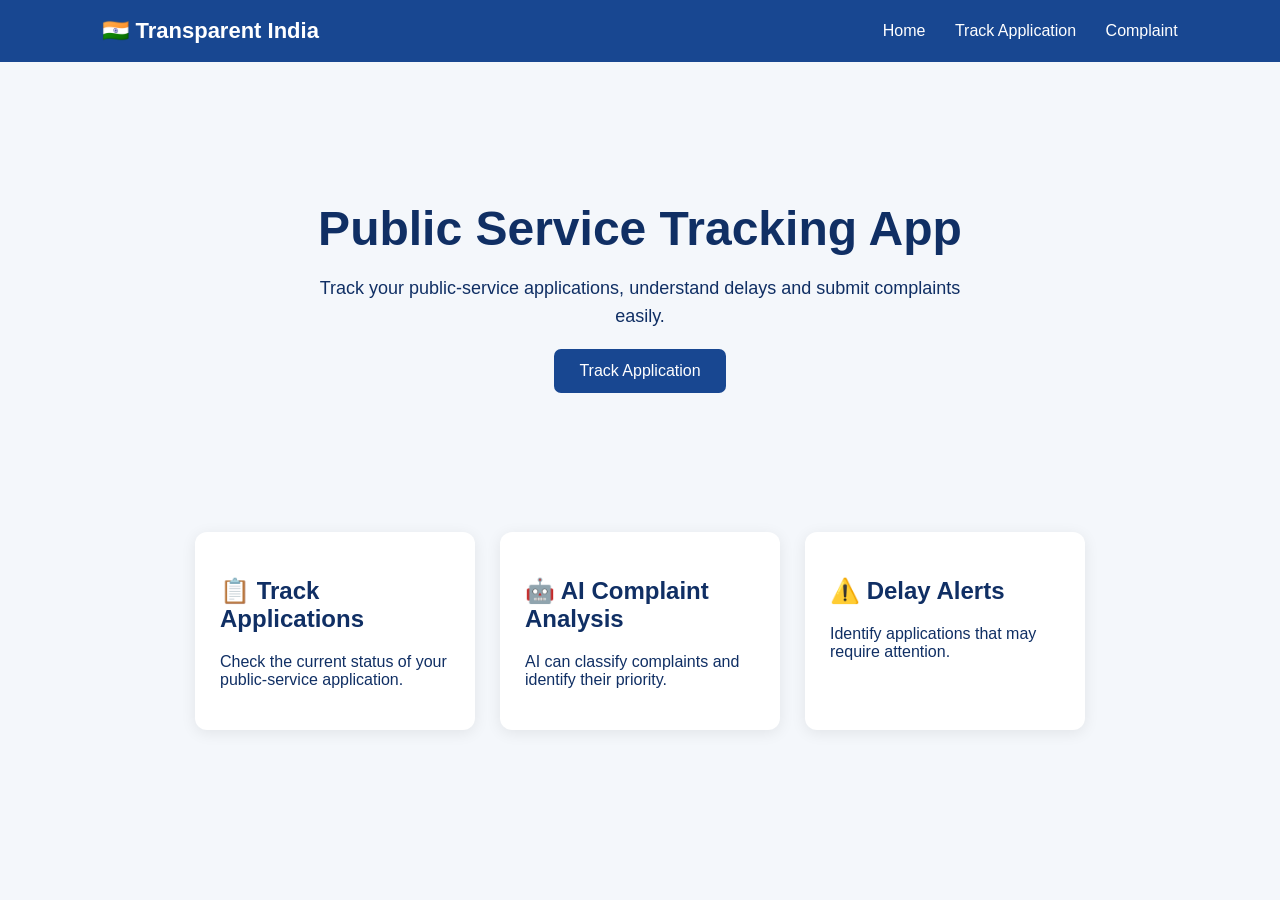
<file: frontend/index.html>
<!DOCTYPE html>
<html>

<head>

    <title>Transparent India</title>

    <link rel="stylesheet" href="style.css">

</head>

<body>

<header>

    <div class="logo">
        🇮🇳 Transparent India
    </div>

    <nav>
        <a href="index.html">Home</a>
        <a href="dashboard.html">Track Application</a>
        <a href="complaint.html">Complaint</a>
    </nav>

</header>


<section class="hero">

    <div>

        <h1>
            Public Service Tracking App
        </h1>

        <p>
            Track your public-service applications,
            understand delays and submit complaints
            easily.
        </p>

        <a href="dashboard.html">

            <button>
                Track Application
            </button>

        </a>

    </div>

</section>


<section class="features">

    <div class="card">

        <h2>📋 Track Applications</h2>

        <p>
            Check the current status of your
            public-service application.
        </p>

    </div>


    <div class="card">

        <h2>🤖 AI Complaint Analysis</h2>

        <p>
            AI can classify complaints and
            identify their priority.
        </p>

    </div>


    <div class="card">

        <h2>⚠️ Delay Alerts</h2>

        <p>
            Identify applications that may
            require attention.
        </p>

    </div>

</section>

</body>

</html>
</file>
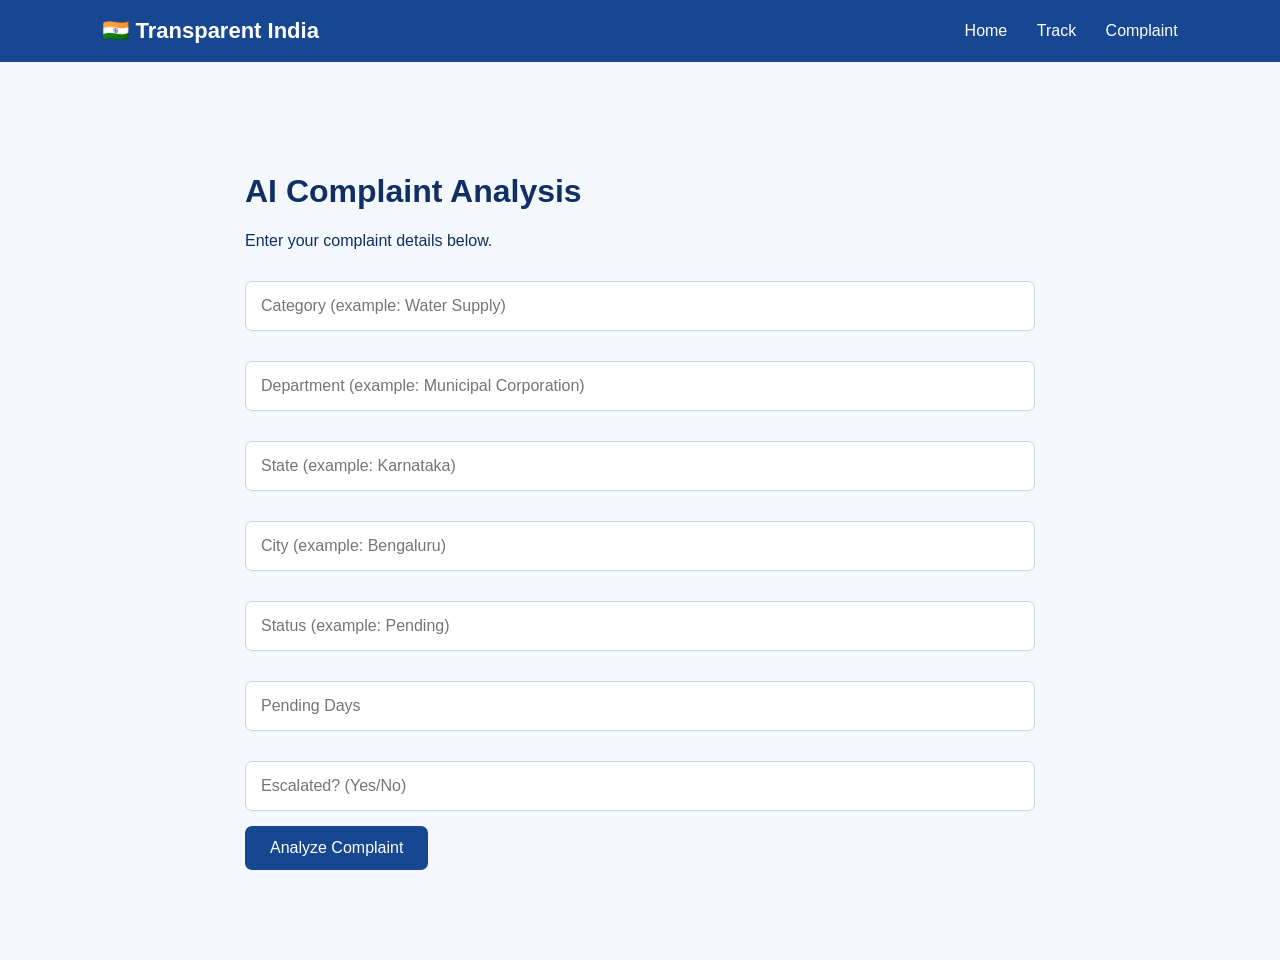
<file: frontend/complaint.html>
<!DOCTYPE html>

<html>

<head>

    <title>Submit Complaint</title>

    <link rel="stylesheet" href="style.css">

</head>

<body>

<header>

    <div class="logo">
        🇮🇳 Transparent India
    </div>

    <nav>

        <a href="index.html">Home</a>

        <a href="dashboard.html">Track</a>

        <a href="complaint.html">Complaint</a>

    </nav>

</header>


<div class="container">

    <h1>AI Complaint Analysis</h1>

    <p>Enter your complaint details below.</p>


    <input
        id="category"
        placeholder="Category (example: Water Supply)"
    >

    <input
        id="department"
        placeholder="Department (example: Municipal Corporation)"
    >

    <input
        id="state"
        placeholder="State (example: Karnataka)"
    >

    <input
        id="city"
        placeholder="City (example: Bengaluru)"
    >

    <input
        id="status"
        placeholder="Status (example: Pending)"
    >

    <input
        id="pending_days"
        type="number"
        placeholder="Pending Days"
    >

    <input
        id="escalated"
        placeholder="Escalated? (Yes/No)"
    >


    <button onclick="analyzeComplaint()">
        Analyze Complaint
    </button>


    <div id="analysis"></div>

</div>


<script>

async function analyzeComplaint() {

    const data = {

        category: document.getElementById("category").value,

        department: document.getElementById("department").value,

        state: document.getElementById("state").value,

        city: document.getElementById("city").value,

        status: document.getElementById("status").value,

        pending_days: Number(
            document.getElementById("pending_days").value
        ),

        escalated: document.getElementById("escalated").value

    };


    try {

        const response = await fetch(
            "/predict-complaint",
            {
                method: "POST",

                headers: {
                    "Content-Type": "application/json"
                },

                body: JSON.stringify(data)
            }
        );


        const result = await response.json();


        document.getElementById("analysis").innerHTML = `

            <div class="application-card">

                <h2>🤖 AI Complaint Analysis</h2>

                <p>
                    <b>Predicted Priority:</b>
                    ${result.predicted_priority}
                </p>

            </div>

        `;

    }

    catch (error) {

        document.getElementById("analysis").innerHTML = `

            <div class="application-card">

                <h2>❌ Error</h2>

                <p>
                    Could not connect to the AI server.
                </p>

            </div>

        `;

    }

}

</script>

</body>

</html>
</file>
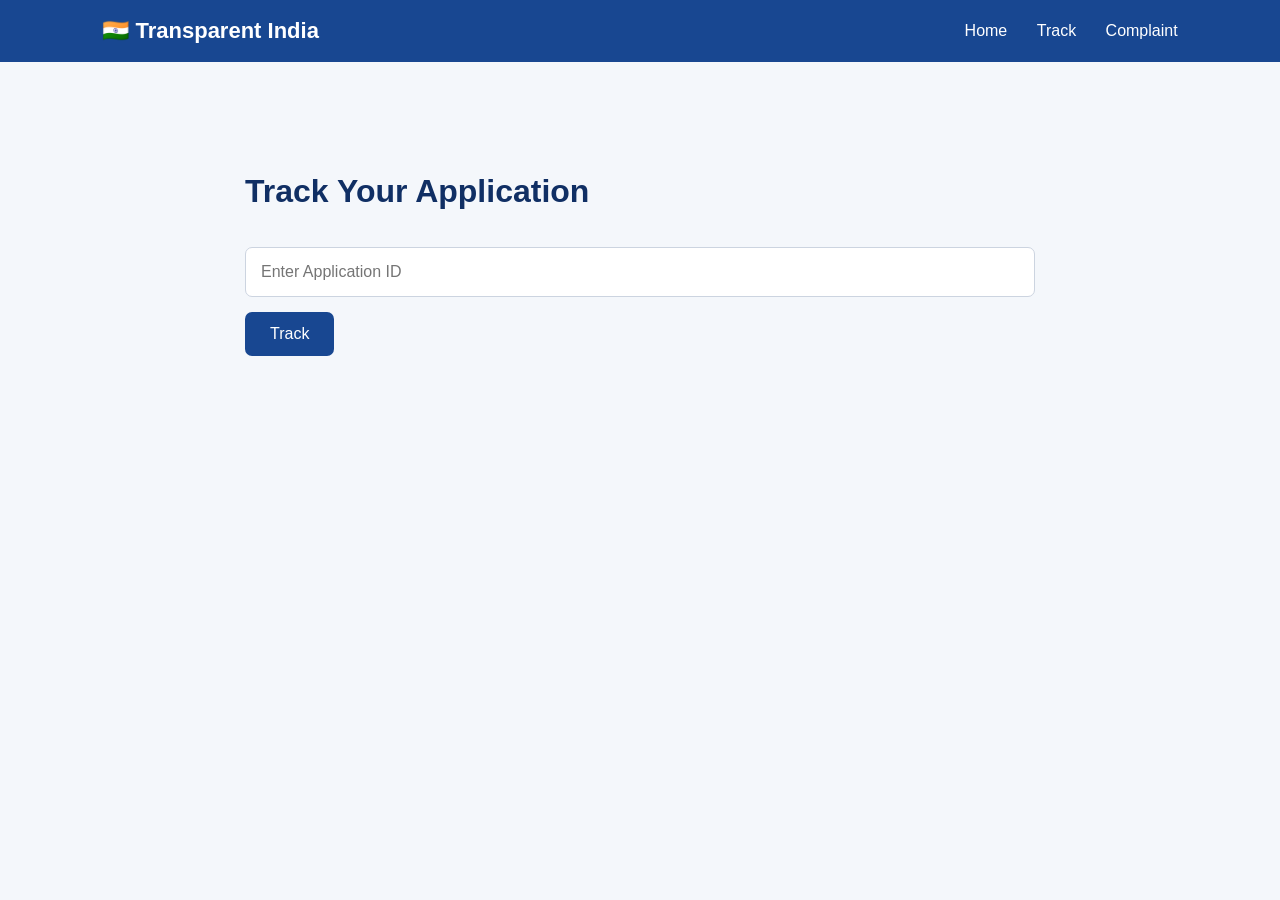
<file: frontend/dashboard.html>
<!DOCTYPE html>

<html>

<head>

    <title>Track Application</title>

    <link rel="stylesheet" href="style.css">

</head>

<body>

<header>

    <div class="logo">
        🇮🇳 Transparent India
    </div>

    <nav>
        <a href="index.html">Home</a>
        <a href="dashboard.html">Track</a>
        <a href="complaint.html">Complaint</a>
    </nav>

</header>


<div class="container">

    <h1>
        Track Your Application
    </h1>

    <input
        id="applicationId"
        placeholder="Enter Application ID"
    >

    <button onclick="trackApplication()">
        Track
    </button>


    <div id="result"></div>

</div>


<script>

async function trackApplication() {

    const id =
        document.getElementById("applicationId").value;

    const response = await fetch(
        `http://127.0.0.1:8000/applications/${id}`
    );

    const data = await response.json();

    const result =
        document.getElementById("result");


    if (data.error) {

        result.innerHTML = `
            <div class="error">
                Application not found
            </div>
        `;

        return;
    }


    result.innerHTML = `

        <div class="application-card">

            <h2>${data.service}</h2>

            <p>
                <b>Application ID:</b>
                ${data.application_id}
            </p>

            <p>
                <b>Status:</b>
                ${data.status}
            </p>

            <p>
                <b>Days Passed:</b>
                ${data.days_passed}
            </p>

            <p>
                <b>Expected Days:</b>
                ${data.expected_days}
            </p>

            <h3>
                ${data.delay_status}
            </h3>

        </div>

    `;

}

</script>

</body>

</html>
</file>
<file: frontend/style.css>
* {
    box-sizing: border-box;
}

body {

    margin: 0;

    font-family: Arial, sans-serif;

    background: #f4f7fb;

    color: #102f64;

}


header {

    background: #184791;

    color: white;

    display: flex;

    justify-content: space-between;

    align-items: center;

    padding: 18px 8%;

}


.logo {

    font-size: 22px;

    font-weight: bold;

}


nav a {

    color: white;

    text-decoration: none;

    margin-left: 25px;

}


.hero {

    min-height: 430px;

    display: flex;

    align-items: center;

    justify-content: center;

    text-align: center;

    padding: 40px;

}


.hero h1 {

    font-size: 48px;

    margin-bottom: 15px;

}


.hero p {

    font-size: 18px;

    max-width: 650px;

    line-height: 1.6;

}


button {

    background: #184791;

    color: white;

    border: none;

    padding: 13px 25px;

    border-radius: 7px;

    cursor: pointer;

    font-size: 16px;

}


button:hover {

    background: #102f64;

}


.features {

    display: flex;

    gap: 25px;

    justify-content: center;

    padding: 40px 8%;

}


.card {

    background: white;

    padding: 25px;

    border-radius: 12px;

    width: 280px;

    box-shadow: 0 3px 15px rgba(0,0,0,0.08);

}


.container {

    max-width: 850px;

    margin: 60px auto;

    padding: 30px;

}


input,
textarea {

    width: 100%;

    padding: 15px;

    margin: 15px 0;

    border: 1px solid #ccd4e0;

    border-radius: 7px;

    font-size: 16px;

}


textarea {

    height: 180px;

}


.application-card {

    background: white;

    padding: 25px;

    margin-top: 30px;

    border-radius: 12px;

    border-left: 5px solid #184791;

}


.error {

    margin-top: 25px;

    padding: 20px;

    background: #ffe8e8;

    color: #a00000;

    border-radius: 8px;

}
</file>
